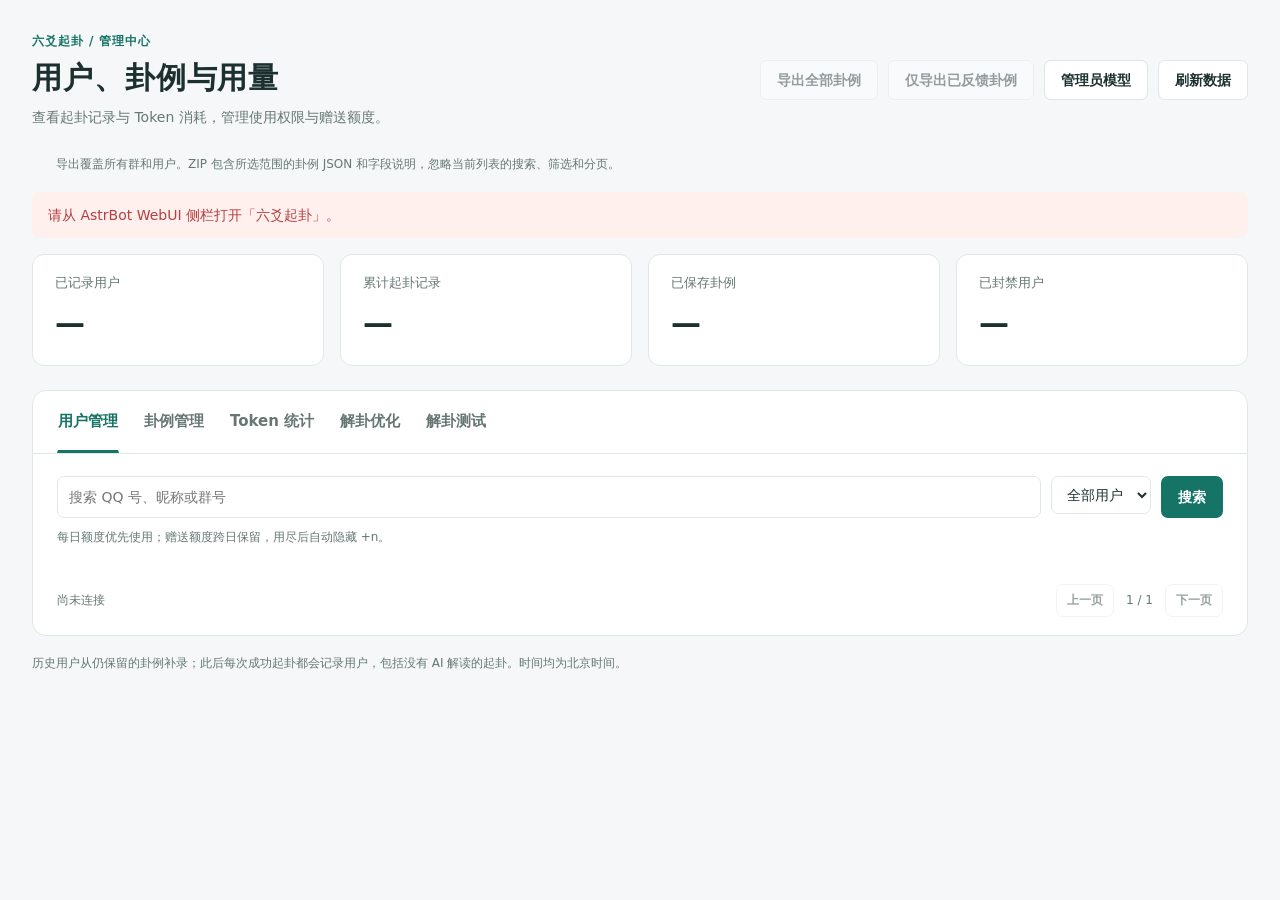
<file: pages/manage/index.html>
<!doctype html>
<html lang="zh-CN">
<head>
  <meta charset="utf-8">
  <meta name="viewport" content="width=device-width, initial-scale=1">
  <title>六爻起卦</title>
  <link rel="stylesheet" href="./style.css">
</head>
<body>
  <main>
    <header>
      <div><div class="eyebrow">六爻起卦 / 管理中心</div><h1>用户、卦例与用量</h1><p>查看起卦记录与 Token 消耗，管理使用权限与赠送额度。</p></div>
      <div class="header-actions">
        <button id="export-cases" data-export-scope="all" class="secondary" type="button" disabled aria-describedby="export-hint">导出全部卦例</button>
        <button data-export-scope="feedback" class="secondary" type="button" disabled aria-describedby="export-hint">仅导出已反馈卦例</button>
        <button id="models" class="secondary">管理员模型</button><button id="refresh" class="secondary">刷新数据</button>
      </div>
    </header>
    <p id="export-hint" class="hint">导出覆盖所有群和用户。ZIP 包含所选范围的卦例 JSON 和字段说明，忽略当前列表的搜索、筛选和分页。</p>
    <div id="notice" role="status" aria-live="polite" hidden></div>
    <section class="metrics" aria-label="概览">
      <div><span>已记录用户</span><strong id="stat-users">—</strong></div>
      <div><span>累计起卦记录</span><strong id="stat-casts">—</strong></div>
      <div><span>已保存卦例</span><strong id="stat-cases">—</strong></div>
      <div><span>已封禁用户</span><strong id="stat-banned">—</strong></div>
    </section>
    <section class="panel">
      <nav aria-label="管理分类">
        <button id="tab-users" class="tab active" aria-pressed="true">用户管理</button>
        <button id="tab-cases" class="tab" aria-pressed="false">卦例管理</button>
        <button id="tab-usage" class="tab" aria-pressed="false">Token 统计</button>
        <button id="tab-optimize" class="tab" aria-controls="optimize-panel" aria-pressed="false">解卦优化</button>
        <button id="tab-reading-test" class="tab" aria-controls="reading-test-panel" aria-pressed="false">解卦测试</button>
      </nav>
      <div id="management-list">
        <div id="usage-summary" hidden>
          <section class="metrics token-metrics" aria-label="Token 消耗概览">
            <div><span>累计 Token</span><strong id="token-all">—</strong></div>
            <div><span>今日 Token</span><strong id="token-today">—</strong></div>
            <div><span>本周 Token · 周一起</span><strong id="token-week">—</strong></div>
            <div><span>本月 Token</span><strong id="token-month">—</strong></div>
          </section>
          <p id="usage-coverage" class="hint"></p>
        </div>
        <form id="search-form" class="toolbar">
          <label class="search"><span class="sr-only">搜索用户或卦例</span><input id="search" type="search" maxlength="200" placeholder="搜索 QQ 号、昵称或群号"></label>
          <label><span class="sr-only">筛选状态</span><select id="state"><option value="all">全部用户</option><option value="active">正常使用</option><option value="banned">已封禁</option></select></label>
          <label id="category-filter" hidden><span class="sr-only">按卦例分类筛选</span><select id="case-category"><option value="">全部分类</option></select></label>
          <button type="submit">搜索</button>
          <button type="button" class="secondary" id="new-category" hidden>新建分类</button>
          <div id="usage-filters" class="usage-filters" hidden>
            <label>查看维度<select id="usage-view"><option value="cases">单卦消耗</option><option value="daily">每日消耗</option><option value="weekly">每周消耗</option><option value="monthly">每月消耗</option><option value="groups">各群消耗</option><option value="users">每人消耗</option></select></label>
            <label>开始日期<input id="usage-start" type="date"></label>
            <label>结束日期<input id="usage-end" type="date"></label>
            <label>群号<input id="usage-group" inputmode="numeric" maxlength="128" placeholder="全部群"></label>
            <label>QQ 号<input id="usage-sender" inputmode="numeric" maxlength="128" placeholder="全部用户"></label>
            <button id="usage-reset" type="button" class="secondary">清空筛选</button>
          </div>
        </form>
        <p id="usage-selected" class="hint" hidden></p>
        <p id="table-hint" class="hint">每日额度优先使用；赠送额度跨日保留，用尽后自动隐藏 +n。</p>
        <div class="table-wrap"><table><thead id="table-head"></thead><tbody id="table-body"></tbody></table></div>
        <div id="empty" class="empty" hidden>暂无记录</div>
        <footer><span id="count">正在连接 AstrBot…</span><div class="pager"><button id="prev" class="secondary" disabled>上一页</button><span id="page">1 / 1</span><button id="next" class="secondary" disabled>下一页</button></div></footer>
      </div>
      <section id="optimize-panel" aria-labelledby="tab-optimize" hidden>
        <p role="status">正在加载解卦优化…</p>
      </section>
      <section id="reading-test-panel" aria-labelledby="tab-reading-test" hidden>
        <div class="test-layout">
          <form id="test-form">
            <h2>新建解卦测试</h2>
            <p class="help">使用当前通用解卦配置，模型用量计入后台 Token 统计。报告仅供管理页查看。</p>
            <label class="field">卦盘来源<select id="test-source">
              <option value="case">指定卦例</option><option value="manual">手动排盘</option><option value="random">模拟起卦</option>
            </select></label>
            <div id="test-case-fields">
              <label class="field">查找卦例<input id="test-search" type="search" maxlength="200" placeholder="输入 #编号、问题或卦名"></label>
              <label class="field">按分类查找<select id="test-category"><option value="">全部分类</option></select></label>
              <label class="field">选择卦例<select id="test-case" required></select></label>
              <div class="pager"><button id="test-case-prev" type="button" class="secondary">上一页</button><span id="test-case-page"></span><button id="test-case-next" type="button" class="secondary">下一页</button></div>
            </div>
            <div id="test-manual-fields" hidden>
              <label class="field">六爻（初爻到上爻）<input id="test-lines" maxlength="128" placeholder="例如 789678，或六组正反"></label>
              <label class="field">起卦时间（北京时间，可留空）<input id="test-at" type="datetime-local" min="1900-01-01T00:00" max="2100-12-31T23:59"></label>
            </div>
            <label class="field">测试问题<textarea id="test-question" rows="3" maxlength="1000" placeholder="留空沿用所选卦例的问题"></textarea></label>
            <button id="test-start" type="submit">开始测试</button>
            <p id="test-notice" class="help" role="status"></p>
          </form>
          <section class="test-history">
            <div class="test-heading"><h2>测试记录</h2><button id="test-refresh" type="button" class="secondary">刷新记录</button></div>
            <div id="test-history-list"></div>
            <div class="pager"><button id="test-prev" type="button" class="secondary">上一页</button><span id="test-page"></span><button id="test-next" type="button" class="secondary">下一页</button></div>
          </section>
        </div>
        <section id="test-report" aria-label="测试报告"></section>
      </section>
    </section>
    <p id="records-footnote" class="footnote">历史用户从仍保留的卦例补录；此后每次成功起卦都会记录用户，包括没有 AI 解读的起卦。时间均为北京时间。</p>
  </main>
  <dialog id="detail" aria-labelledby="detail-title">
    <div class="dialog-head"><div><span class="eyebrow" id="detail-kicker"></span><h2 id="detail-title"></h2></div><button id="close-detail" class="secondary" aria-label="关闭详情">关闭</button></div>
    <div id="detail-notice" role="status" aria-live="polite" hidden></div>
    <div id="detail-body"></div>
  </dialog>
  <script type="module" src="./app.js"></script>
</body>
</html>
</file>
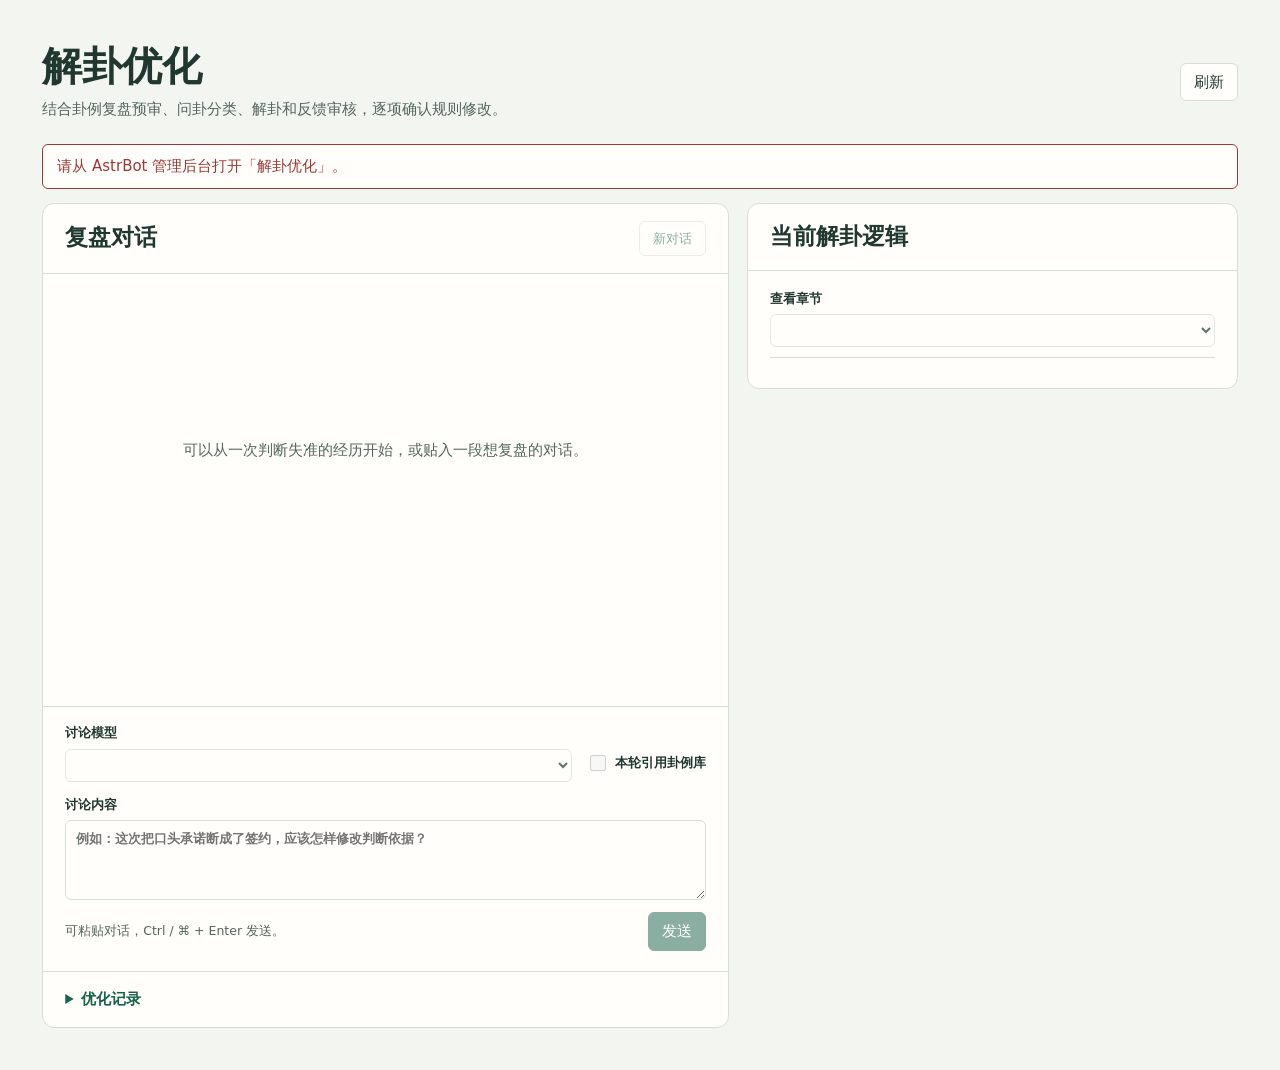
<file: pages/optimize/index.html>
<!doctype html>
<html lang="zh-CN">
<head>
  <meta charset="utf-8">
  <meta name="viewport" content="width=device-width, initial-scale=1">
  <title>六爻 · 解卦优化</title>
  <link rel="stylesheet" href="./style.css">
</head>
<body>
  <main>
    <header class="page-head">
      <div><h1>解卦优化</h1><p>结合卦例复盘预审、问卦分类、解卦和反馈审核，逐项确认规则修改。</p></div>
      <div class="actions"><a class="mobile-link" href="#logic">查看当前逻辑</a><button id="refresh" type="button">刷新</button></div>
    </header>
    <p id="notice" role="status" aria-live="polite">正在连接 AstrBot…</p>
    <div class="workspace">
      <section class="panel chat" aria-labelledby="chat-title">
        <div class="panel-head"><h2 id="chat-title">复盘对话</h2><button type="button" id="new-chat" class="quiet" disabled>新对话</button></div>
        <div id="reset-panel" class="reset-panel" hidden>
          <p>开始新对话会归档当前讨论和待审建议。所有轮次仍可在下方「优化记录」查看。</p>
          <div class="actions"><button type="button" id="reset-confirm">开始新对话</button><button type="button" id="reset-cancel">取消</button></div>
        </div>
        <div id="conversation" aria-label="对话记录" tabindex="0">
          <p class="empty">可以从一次判断失准的经历开始，或贴入一段想复盘的对话。</p>
        </div>
        <form id="chat-form">
          <fieldset id="composer" disabled>
            <div class="settings">
              <label for="provider">讨论模型<select id="provider" required></select></label>
              <label class="check"><input type="checkbox" id="use-cases"> 本轮引用卦例库</label>
            </div>
            <div id="case-options" hidden>
              <label for="serials">本轮卦例编号（最多 3 个）
                <input id="serials" type="text" maxlength="80" placeholder="例如 233，305" aria-describedby="case-hint">
              </label>
              <small id="case-hint">可直接填写或从下方勾选。留空会按讨论内容匹配已反馈卦例。发送时，所选模型会收到引用的排盘、原断与反馈。</small>
              <details class="collection" id="case-picker">
                <summary>筛选卦例</summary>
                <div class="filters">
                  <label for="case-search">关键词<input type="search" id="case-search" maxlength="200" placeholder="搜索编号、问题、卦名、断语或反馈"></label>
                  <label for="case-intent">卦例分类<select id="case-intent"><option value="">全部分类</option></select></label>
                  <label for="case-feedback">反馈情况
                    <select id="case-feedback">
                      <option value="verified">全部已反馈</option><option>未应验</option><option>部分应验</option><option>应验</option><option>进行中</option><option>未分类</option>
                      <option value="unverified">无有效反馈</option><option value="all">全部卦例</option>
                    </select>
                  </label>
                  <button type="button" id="case-find">查询</button>
                </div>
                <div class="items"></div><div class="paging" aria-live="polite"></div>
              </details>
            </div>
            <label for="message">讨论内容
              <textarea id="message" rows="3" maxlength="6000" required placeholder="例如：这次把口头承诺断成了签约，应该怎样修改判断依据？"></textarea>
            </label>
            <div class="send-row"><small>可粘贴对话，Ctrl / ⌘ + Enter 发送。</small><button class="primary" type="submit" id="send" disabled>发送</button></div>
          </fieldset>
        </form>
        <details class="collection archive" id="round-history">
          <summary>优化记录</summary>
          <p class="scope">本账号的历次讨论、引用卦例和逐项审核结果。</p>
          <div class="items"></div><div class="paging" aria-live="polite"></div>
        </details>
      </section>
      <section class="panel logic" id="logic" aria-labelledby="logic-title">
        <div class="panel-head"><h2 id="logic-title">当前解卦逻辑</h2></div>
        <div class="reader">
          <label for="section">查看章节<select id="section" disabled></select></label>
          <p id="section-scope" class="scope"></p>
          <div id="rule-text" tabindex="0" aria-label="生效原文"></div>
        </div>
        <details class="collection archive" id="version-history" hidden>
          <summary>提示词版本历史</summary>
          <div class="items"></div><div class="paging" aria-live="polite"></div>
        </details>
      </section>
    </div>
  </main>
  <script type="module" src="./app.js"></script>
</body>
</html>
</file>
<file: pages/manage/style.css>
:root{color-scheme:light;--bg:#f5f7f8;--panel:#fff;--ink:#1c302f;--muted:#667774;--line:#e0e8e6;--accent:#157466;--tint:#eaf5f1;--danger:#b53e40;--error-bg:#fff0ee;--shadow:0 18px 65px #183a3620;font:14px/1.6 system-ui,-apple-system,"Segoe UI","Microsoft YaHei",sans-serif}
[data-theme=dark]{color-scheme:dark;--bg:#151d20;--panel:#1e292c;--ink:#e4efec;--muted:#a3b5b0;--line:#354548;--accent:#7cdbbc;--tint:#263f38;--danger:#ffada5;--error-bg:#422c2c;--shadow:0 18px 65px #0006}
*{box-sizing:border-box}body{margin:0;background:var(--bg);color:var(--ink)}main{max-width:1280px;margin:auto;padding:32px}header{display:flex;justify-content:space-between;align-items:center;gap:20px;margin-bottom:26px}h1{font-size:30px;line-height:1.3;margin:7px 0 9px;font-weight:650;letter-spacing:.03em}h2{margin:4px 0;font-size:23px}h3{font-size:16px;margin:0 0 12px}p{margin:0;color:var(--muted)}.eyebrow{font-size:12px;color:var(--accent);letter-spacing:.08em;font-weight:600}.metrics{display:grid;grid-template-columns:repeat(4,1fr);gap:16px;margin-bottom:24px}.metrics>div{border:1px solid var(--line);border-radius:12px;padding:18px 22px;background:var(--panel)}.metrics span{display:block;color:var(--muted);font-size:13px}.metrics strong{font-size:30px;font-weight:600;display:block;margin-top:5px;font-variant-numeric:tabular-nums}.panel{background:var(--panel);border:1px solid var(--line);border-radius:14px;overflow:hidden}nav{display:flex;gap:24px;padding:0 24px;border-bottom:1px solid var(--line)}button,input,textarea,select{font:inherit}button{cursor:pointer;border:1px solid transparent;border-radius:7px;padding:8px 16px;background:var(--accent);color:var(--panel);font-weight:600;white-space:nowrap}button.secondary{border-color:var(--line);background:var(--panel);color:var(--ink)}button.danger{color:var(--danger);background:var(--error-bg);border-color:var(--danger)}button:disabled{opacity:.45;cursor:default}button:hover:not(:disabled){filter:brightness(.94)}button.tab{color:var(--muted);background:none;padding:17px 0;border-radius:0;font-size:15px;border-bottom:3px solid transparent}.tab.active{color:var(--accent);border-bottom-color:var(--accent)}input,textarea,select{background:var(--panel);color:var(--ink);border:1px solid var(--line);border-radius:7px;padding:9px 11px;max-width:100%}input:focus,textarea:focus,select:focus{outline:2px solid var(--accent);outline-offset:1px}button:focus-visible{outline:2px solid var(--accent);outline-offset:3px}.toolbar{display:flex;gap:10px;padding:22px 24px 10px}.search{flex:1}.search input{width:100%}.hint{font-size:12px;margin:0 24px 18px}.table-wrap{overflow-x:auto}table{border-collapse:collapse;width:100%;text-align:left}th{background:var(--bg);color:var(--muted);font-size:12px;font-weight:500;padding:11px 20px;white-space:nowrap}td{padding:16px 20px;border-bottom:1px solid var(--line);vertical-align:middle;font-size:13px}td small{display:block;color:var(--muted);margin-top:3px}.primary{font-weight:600}.question{max-width:330px;white-space:nowrap;overflow:hidden;text-overflow:ellipsis}.badge{display:inline-block;border-radius:5px;padding:3px 8px;font-size:12px;background:var(--tint);color:var(--accent);white-space:nowrap}.badge.banned{color:var(--danger);background:var(--error-bg)}.gift{color:var(--accent);font-weight:650;font-variant-numeric:tabular-nums}footer{display:flex;justify-content:space-between;align-items:center;gap:16px;padding:18px 24px;color:var(--muted);font-size:12px}.pager{display:flex;gap:12px;align-items:center}.pager button{font-size:12px;padding:6px 10px}.empty{padding:60px 20px;text-align:center;color:var(--muted)}.footnote{font-size:12px;margin-top:18px}.sr-only{position:absolute;width:1px;height:1px;overflow:hidden;clip:rect(0,0,0,0)}#notice,#detail-notice{background:var(--tint);border-radius:8px;padding:12px 16px;color:var(--accent);margin-bottom:16px;white-space:pre-wrap}.error{background:var(--error-bg)!important;color:var(--danger)!important}dialog{border:1px solid var(--line);background:var(--panel);color:var(--ink);border-radius:16px;box-shadow:var(--shadow);width:min(820px,94vw);max-height:90vh;padding:26px}dialog::backdrop{background:#0b242960}.dialog-head{display:flex;justify-content:space-between;align-items:flex-start;gap:15px;margin-bottom:22px}.section{padding:20px 0;border-top:1px solid var(--line)}.section:last-child{padding-bottom:0}.grid{display:grid;grid-template-columns:1fr 1fr;gap:14px}.field{display:flex;flex-direction:column;gap:6px;font-size:12px;color:var(--muted)}.field.wide{grid-column:1/-1}.field textarea{resize:vertical;min-height:82px}.actions{display:flex;gap:10px;flex-wrap:wrap;margin-top:15px}.facts{display:grid;grid-template-columns:repeat(3,1fr);gap:14px;margin-bottom:16px}.fact{background:var(--bg);border-radius:8px;padding:12px}.fact span{font-size:12px;color:var(--muted);display:block}.fact strong{font-size:16px;overflow-wrap:anywhere}.reading{white-space:pre-wrap;overflow-wrap:anywhere;max-height:360px;overflow:auto;font-size:13px;color:var(--ink);background:var(--bg);padding:14px;border-radius:8px;margin:10px 0}.history{list-style:none;padding:0;margin:8px 0;max-height:210px;overflow:auto}.history li{font-size:12px;border-bottom:1px solid var(--line);padding:10px 0;overflow-wrap:anywhere}.help{color:var(--muted);font-size:12px;margin:10px 0}.confirm-delete{border:1px solid var(--danger);border-radius:8px;padding:14px;margin-top:14px}.confirm-delete p{margin-bottom:10px}.link-button{background:var(--tint);color:var(--accent);padding:6px 12px;font-size:12px}
[hidden]{display:none!important}.toolbar{flex-wrap:wrap}.usage-filters{display:flex;flex-wrap:wrap;align-items:flex-end;gap:12px;width:100%;margin-top:8px}.usage-filters label{display:flex;flex-direction:column;gap:5px;font-size:12px;color:var(--muted);flex:1;min-width:130px}.usage-filters input,.usage-filters select{width:100%}.token-metrics{margin:22px 24px 14px}.token-metrics strong{font-size:26px;overflow-wrap:anywhere}.token-facts{grid-template-columns:repeat(4,1fr)}.token-history{max-height:450px}.token-history li div+div{color:var(--muted);margin-top:4px}
.header-actions{display:flex;gap:10px;flex-wrap:wrap;justify-content:flex-end}
#optimize-panel {
  padding: clamp(14px, 2vw, 24px);
  --paper: var(--panel);
  --green: var(--tint);
  --on-accent: #fff;
  --amber: #795819;
  --cream: #faf2df;
}
#reading-test-panel { padding:clamp(14px, 2vw, 24px); }
.test-layout { display:grid; grid-template-columns:minmax(0, 1fr) minmax(0, 1fr); gap:clamp(18px, 4vw, 52px); }
.test-layout .field { margin:12px 0; }
.test-layout input, .test-layout textarea, .test-layout select { width:100%; min-width:0; }
.test-layout .pager { margin:12px 0; }
.test-heading { display:flex; align-items:center; justify-content:space-between; gap:12px; }
#test-history-list { max-height:350px; overflow:auto; margin-top:12px; }
.test-record { display:block; width:100%; text-align:left; margin:4px 0; white-space:normal; overflow-wrap:anywhere; }
.test-record small { display:block; color:var(--muted); margin-top:3px; }
.test-record[aria-pressed=true] { border-color:var(--accent); background:var(--tint); }
#test-report:not(:empty) { border-top:1px solid var(--line); padding-top:20px; margin-top:24px; }
#test-report p, #test-report summary, #test-notice { overflow-wrap:anywhere; }
.test-report-question { font-weight:650; margin:10px 0; }
.test-verdict { background:var(--tint); border-left:3px solid var(--accent); padding:10px 14px; }
.test-step { border-top:1px solid var(--line); padding:15px 0; }
.test-step h3 { font-size:16px; margin-bottom:6px; }
.test-step p { margin:4px 0; }
#test-report details { margin:10px 0; }
#test-report summary { cursor:pointer; color:var(--accent); }
#test-report pre { white-space:pre-wrap; overflow-wrap:anywhere; max-height:380px; overflow:auto; font:inherit; padding:10px; background:var(--bg); }
.test-data { margin:12px 0; }
.test-data b { font-size:12px; color:var(--muted); }
@media (max-width:700px) { .test-layout { grid-template-columns:minmax(0, 1fr); } }
[data-theme=dark] #optimize-panel {
  --on-accent: #11291f;
  --amber: #e0c07a;
  --cream: #393322;
}
#category-filter { min-width:0; max-width:100%; }
#case-category { max-width:min(18rem, 100%); }
@media (max-width: 700px) {
  nav[aria-label="管理分类"] { flex-wrap: wrap; gap: 0 14px; padding: 0 12px; }
}
.case-number{display:inline-block;padding:3px 10px;border:2px solid var(--accent);border-radius:7px;background:var(--tint);color:var(--accent);font-weight:650;font-variant-numeric:tabular-nums}.case-number.closed,.badge.closed{border:2px solid #ac873e;background:#f1e4bd;color:#725322}.case-number.unavailable,.badge.unavailable{border-color:#626a69;background:#626a69;color:#fff}.section details{margin:12px 0;padding:12px;border:1px solid var(--line);border-radius:8px}.section summary{cursor:pointer;overflow-wrap:anywhere}
.chart-preview{margin:14px 0;border:1px solid var(--line);border-radius:8px;overflow:auto;background:var(--bg)}.chart-preview img{display:block;width:100%;height:auto}.chart-preview.original-size{max-height:65vh}.chart-preview.original-size img{width:auto;max-width:none}.chart-status:empty{display:none}.chart-status.error{padding:10px 12px;border-radius:7px}
@media(max-width:700px){main{padding:18px 12px}header{align-items:flex-start;flex-wrap:wrap}.header-actions{justify-content:flex-start}h1{font-size:24px}.metrics{grid-template-columns:repeat(2,1fr);gap:10px}.metrics>div{padding:12px 15px}.toolbar{padding:16px 14px 10px;flex-wrap:wrap}.search{flex-basis:100%}.hint{margin-left:14px;margin-right:14px}.token-metrics{margin:16px 14px}.token-metrics strong{font-size:22px}td,th{padding:12px}footer{padding:14px;flex-wrap:wrap}dialog{padding:18px}.facts{grid-template-columns:1fr 1fr}.grid{grid-template-columns:1fr}.field.wide{grid-column:auto}}
</file>
<file: pages/optimize/style.css>
:root {
  color-scheme: light;
  --bg: #f3f5f1;
  --paper: #fffefa;
  --ink: #213831;
  --muted: #54665d;
  --line: #d6dfd6;
  --accent: #17634d;
  --on-accent: #fff;
  --green: #eaf3ec;
  --amber: #795819;
  --cream: #faf2df;
  --danger: #9a3936;
  font: 15px/1.65 system-ui, "Microsoft YaHei", sans-serif;
}
[data-theme=dark] {
  color-scheme: dark;
  --bg: #16201c;
  --paper: #1d2923;
  --ink: #e3ece5;
  --muted: #b1c0b5;
  --line: #3a4c40;
  --accent: #92d7b3;
  --on-accent: #11291f;
  --green: #293e32;
  --amber: #e0c07a;
  --cream: #393322;
  --danger: #ffaa9e;
}
* { box-sizing: border-box; }
[hidden] { display: none !important; }
body { margin: 0; background: var(--bg); color: var(--ink); }
main { max-width: 1420px; margin: 0 auto; padding: clamp(14px, 3.3vw, 44px); }
h1, h2, h3, p { margin: 0; }
h1, h2 { font-family: "Songti SC", "Noto Serif CJK SC", SimSun, serif; }
h1 { font-size: clamp(29px, 4vw, 40px); line-height: 1.25; }
h2 { font-size: 23px; line-height: 1.4; }
h3 { font-size: 16px; }
.page-head, .panel-head, .actions, .send-row, .settings { display: flex; gap: 14px; align-items: center; }
.page-head, .panel-head, .send-row { justify-content: space-between; }
.page-head { margin-bottom: 22px; }
.page-head p, small, .scope, .empty { color: var(--muted); }
.page-head p { margin-top: 5px; }
.workspace { display: grid; grid-template-columns: minmax(0, 1.4fr) minmax(290px, 1fr); gap: 18px; align-items: start; }
.panel { background: var(--paper); border: 1px solid var(--line); border-radius: 12px; overflow: hidden; }
.panel-head { padding: 17px 22px; border-bottom: 1px solid var(--line); }
button, input, textarea, select { font: inherit; }
button, .mobile-link { cursor: pointer; border: 1px solid var(--line); background: var(--paper); color: var(--ink); padding: 6px 13px; border-radius: 6px; }
button:hover:enabled { border-color: var(--accent); }
button.primary { color: var(--on-accent); background: var(--accent); border-color: var(--accent); }
button.quiet { color: var(--accent); font-size: 13px; }
button:disabled { opacity: .5; cursor: default; }
:focus-visible { outline: 2px solid var(--accent); outline-offset: 2px; }
label { display: grid; gap: 5px; font-size: 13px; font-weight: 600; }
input, select, textarea { max-width: 100%; min-width: 0; padding: 7px 10px; border-radius: 6px; border: 1px solid var(--line); color: var(--ink); background: var(--paper); }
textarea { resize: vertical; min-height: 74px; }
small { font-weight: 400; }
#notice { margin-bottom: 14px; padding: 9px 14px; background: var(--green); color: var(--accent); border-radius: 6px; }
#notice.error { color: var(--danger); background: var(--paper); border: 1px solid var(--danger); }
#conversation { padding: 19px 22px; height: clamp(270px, 48vh, 660px); overflow-y: auto; }
.empty { display: grid; min-height: 80%; place-content: center; text-align: center; padding: 16px; }
.turn + .turn { margin-top: 24px; }
.message { white-space: pre-wrap; overflow-wrap: anywhere; }
.ask { padding: 10px 14px; background: var(--green); border-radius: 8px; }
.byline { margin: 13px 0 4px; font-size: 12px; font-weight: 650; color: var(--accent); }
details { margin-top: 12px; font-size: 13px; }
summary { cursor: pointer; color: var(--accent); overflow-wrap: anywhere; }
.source { margin: 8px 0; padding: 9px 12px; background: var(--bg); }
.proposal { border: 1px solid var(--line); border-radius: 8px; padding: 14px; margin-top: 14px; }
.proposal-head { display: flex; flex-wrap: wrap; align-items: baseline; justify-content: space-between; gap: 6px; }
.state { font-size: 12px; font-weight: 600; color: var(--muted); }
.state.pending { color: var(--amber); }
.state.approved { color: var(--accent); }
.reason { margin: 6px 0 10px; font-size: 13px; color: var(--muted); }
.comparison { display: grid; grid-template-columns: repeat(2, minmax(0, 1fr)); gap: 8px; }
.comparison > div { background: var(--bg); padding: 10px; border-radius: 5px; }
.comparison > div:last-child { background: var(--green); }
.comparison strong { font-size: 12px; color: var(--muted); }
.comparison p { margin-top: 4px; font-size: 14px; }
.actions { flex-wrap: wrap; gap: 8px; }
.proposal .actions, .reset-panel .actions { margin-top: 10px; }
.proposal button { font-size: 13px; }
.reset-panel { padding: 12px 22px; background: var(--cream); }
form { border-top: 1px solid var(--line); }
fieldset { border: 0; margin: 0; padding: 15px 22px 20px; min-inline-size: 0; display: grid; gap: 12px; }
.settings { flex-wrap: wrap; align-items: end; }
.settings > label:first-child { flex: 1; min-width: 130px; }
.check { display: flex; align-items: center; gap: 6px; padding-bottom: 8px; }
.check input { width: 16px; height: 16px; accent-color: var(--accent); }
.reader { padding: 17px 22px; }
.scope { font-size: 12px; margin: 10px 0; }
#rule-text { white-space: pre-wrap; overflow-wrap: anywhere; overflow-y: auto; max-height: 64vh; line-height: 1.85; border-top: 1px solid var(--line); padding: 13px 0 0; }
mark { color: var(--amber); background: var(--cream); }
.collection > summary { font-size: 15px; font-weight: 650; }
.archive { padding: 15px 22px; margin: 0; border-top: 1px solid var(--line); }
.filters, .paging { display: flex; gap: 8px; flex-wrap: wrap; align-items: end; margin-top: 10px; }
.filters label:first-child { flex: 1 1 100%; }
.filters label:not(:first-child) { flex: 1 1 100px; }
.filters input, .filters select { width: 100%; }
.collection .items { margin-top: 8px; }
#case-picker .items { max-height: 270px; overflow-y: auto; }
.case-choice { display: flex; gap: 9px; padding: 8px 2px; align-items: start; cursor: pointer; }
.case-choice + .case-choice, .record + .record { border-top: 1px solid var(--line); }
.case-choice input { flex: none; margin: 4px 0 0; accent-color: var(--accent); }
.case-choice span { min-width: 0; overflow-wrap: anywhere; }
.case-choice small { display: block; }
.paging { align-items: center; color: var(--muted); }
.paging button { font-size: 12px; }
.record { padding: 8px 0; margin: 0; }
.record-body { margin: 8px 0 2px; }
.record-body .ask, .record-body .comparison { margin-bottom: 9px; }
.rule-copy { max-height: 340px; overflow-y: auto; padding: 10px; background: var(--bg); border-radius: 6px; }
.mobile-link { display: none; }
@media (max-width: 780px) {
  .workspace { grid-template-columns: minmax(0, 1fr); }
  .page-head { align-items: start; flex-wrap: wrap; gap: 8px; }
  .mobile-link { display: inline-block; text-decoration: none; }
  #conversation { height: clamp(280px, 49vh, 490px); }
  .reader, .panel-head, #conversation, fieldset { padding-left: 15px; padding-right: 15px; }
  #rule-text { max-height: 50vh; }
}
@media (max-width: 470px) {
  .comparison { grid-template-columns: minmax(0, 1fr); }
  .send-row { gap: 6px; }
}
</file>
